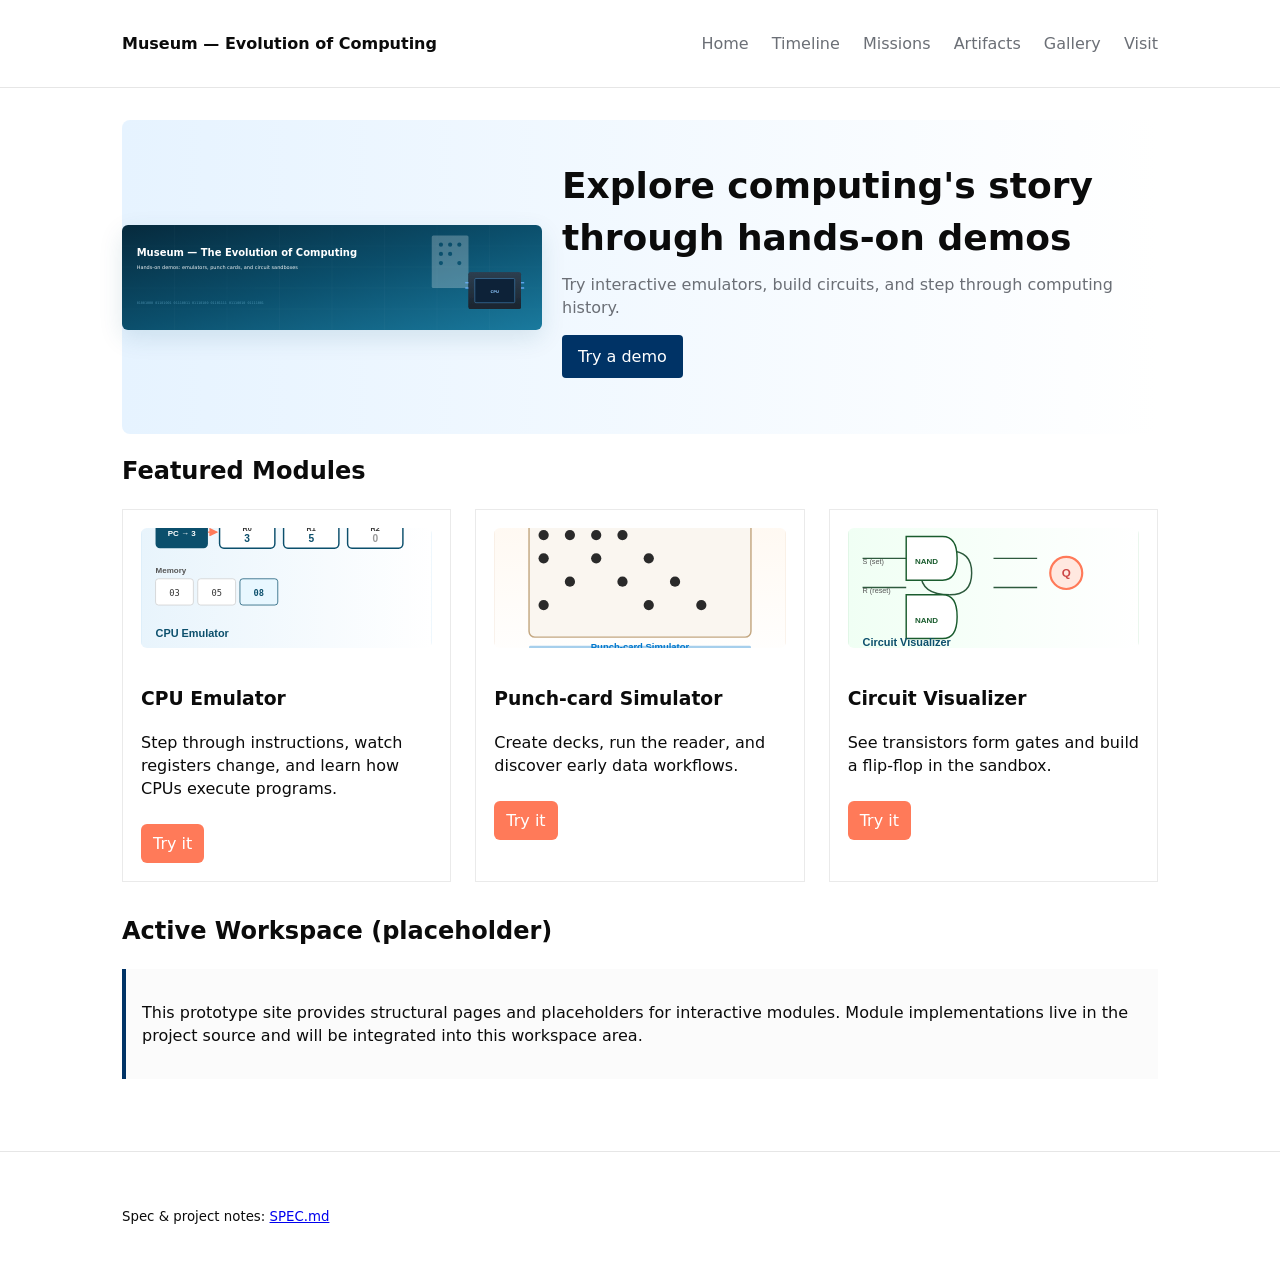
<file: index.html>
<!doctype html>
<html lang="en">
<head>
  <meta charset="utf-8" />
  <meta name="viewport" content="width=device-width,initial-scale=1" />
  <title>Museum — The Evolution of Computing</title>
  <link rel="stylesheet" href="assets/css/styles.css">
</head>
<body>
  <header class="site-header">
    <div class="container">
      <a class="brand" href="index.html">Museum — Evolution of Computing</a>
      <nav class="nav">
        <a href="index.html">Home</a>
        <a href="timeline.html">Timeline</a>
        <a href="missions.html">Missions</a>
        <a href="artifacts.html">Artifacts</a>
        <a href="gallery.html">Gallery</a>
        <a href="visit.html">Visit</a>
      </nav>
    </div>
  </header>

  <main class="container">
    <section class="hero">
      <img class="hero-image" src="assets/img/hero.svg" alt="Hero banner">
      <div class="hero-copy">
        <h1>Explore computing's story through hands-on demos</h1>
        <p class="lede">Try interactive emulators, build circuits, and step through computing history.</p>
        <p><a class="cta" data-activity="explore" href="#">Try a demo</a></p>
      </div>
    </section>

    <section class="featured">
      <h2>Featured Modules</h2>
      <div class="grid grid-3">
        <article class="card">
          <img src="assets/img/feature1.svg" alt="CPU emulator">
          <h3>CPU Emulator</h3>
          <p>Step through instructions, watch registers change, and learn how CPUs execute programs.</p>
          <a class="btn-primary" data-activity="cpu" href="#">Try it</a>
        </article>
        <article class="card">
          <img src="assets/img/feature2.svg" alt="Punch-card">
          <h3>Punch-card Simulator</h3>
          <p>Create decks, run the reader, and discover early data workflows.</p>
          <a class="btn-primary" data-activity="punch" href="#">Try it</a>
        </article>
        <article class="card">
          <img src="assets/img/feature3.svg" alt="Circuit visualizer">
          <h3>Circuit Visualizer</h3>
          <p>See transistors form gates and build a flip-flop in the sandbox.</p>
          <a class="btn-primary" data-activity="circuit" href="#">Try it</a>
        </article>
      </div>
    </section>

    <section class="modules">
      <h2>Active Workspace (placeholder)</h2>
      <div class="workspace">
        <p>This prototype site provides structural pages and placeholders for interactive modules. Module implementations live in the project source and will be integrated into this workspace area.</p>
      </div>
    </section>
  </main>

  <footer class="site-footer">
    <div class="container">
      <small>Spec & project notes: <a href="SPEC.md">SPEC.md</a></small>
    </div>
  </footer>
  <script src="js/main.js"></script>
</body>
</html>
</file>
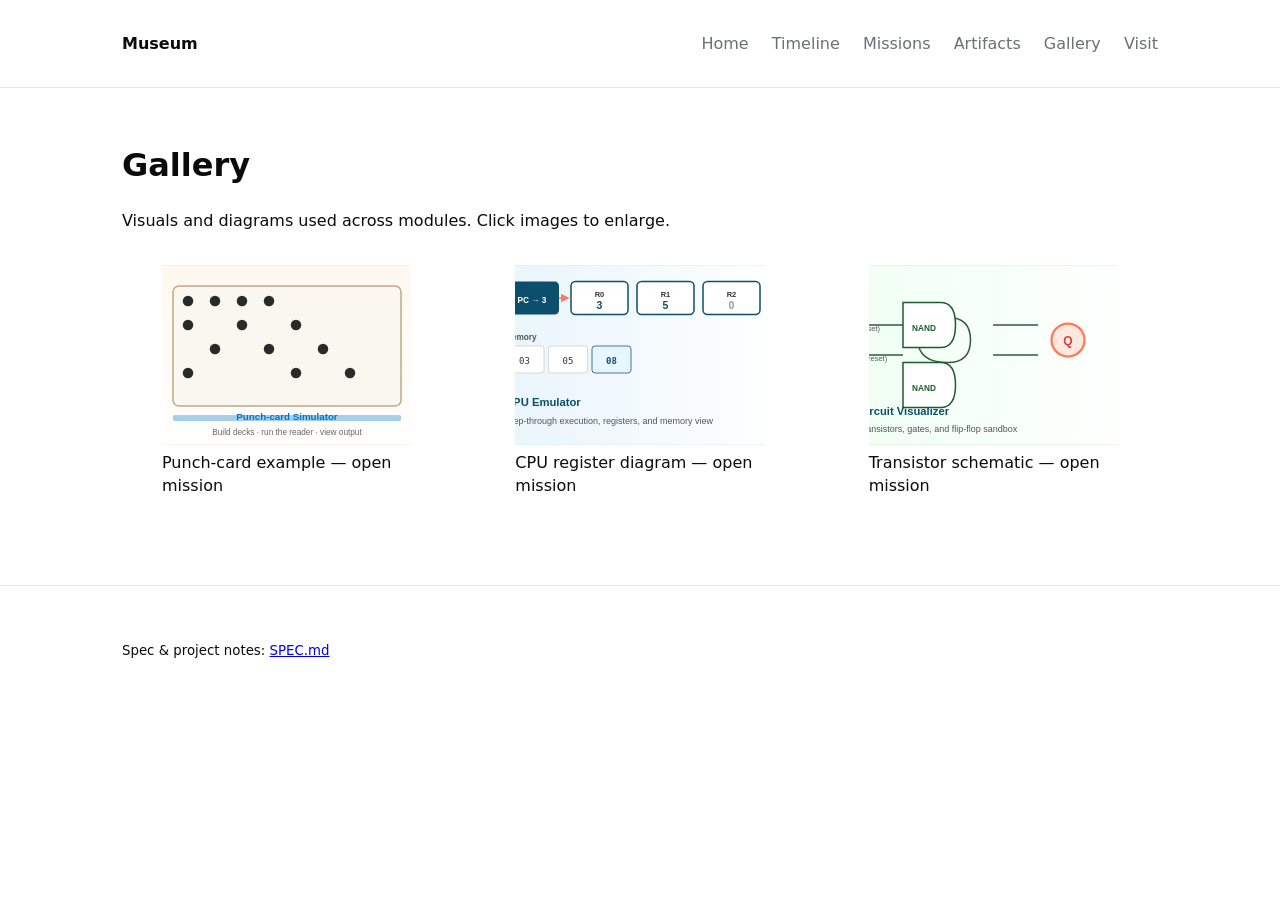
<file: gallery.html>
<!doctype html>
<html lang="en">
<head>
  <meta charset="utf-8" />
  <meta name="viewport" content="width=device-width,initial-scale=1" />
  <title>Gallery — Museum</title>
  <link rel="stylesheet" href="assets/css/styles.css">
</head>
<body>
  <header class="site-header">
    <div class="container">
      <a class="brand" href="index.html">Museum</a>
      <nav class="nav">
        <a href="index.html">Home</a>
        <a href="timeline.html">Timeline</a>
        <a href="missions.html">Missions</a>
        <a href="artifacts.html">Artifacts</a>
        <a href="gallery.html">Gallery</a>
        <a href="visit.html">Visit</a>
      </nav>
    </div>
  </header>

  <main class="container">
    <h1>Gallery</h1>
    <p>Visuals and diagrams used across modules. Click images to enlarge.</p>

    <div class="grid grid-3 gallery-grid">
      <figure>
        <a href="missions.html#punch"><img src="assets/img/feature2.svg" alt="Punch-card example" /></a>
        <figcaption>Punch-card example — open mission</figcaption>
      </figure>
      <figure>
        <a href="missions.html#cpu"><img src="assets/img/feature1.svg" alt="CPU register diagram" /></a>
        <figcaption>CPU register diagram — open mission</figcaption>
      </figure>
      <figure>
        <a href="missions.html#circuit"><img src="assets/img/feature3.svg" alt="Transistor schematic" /></a>
        <figcaption>Transistor schematic — open mission</figcaption>
      </figure>
    </div>
  </main>

  <footer class="site-footer">
    <div class="container">
      <small>Spec & project notes: <a href="SPEC.md">SPEC.md</a></small>
    </div>
  </footer>

  <script src="js/gallery.js"></script>
</body>
</html>
</file>
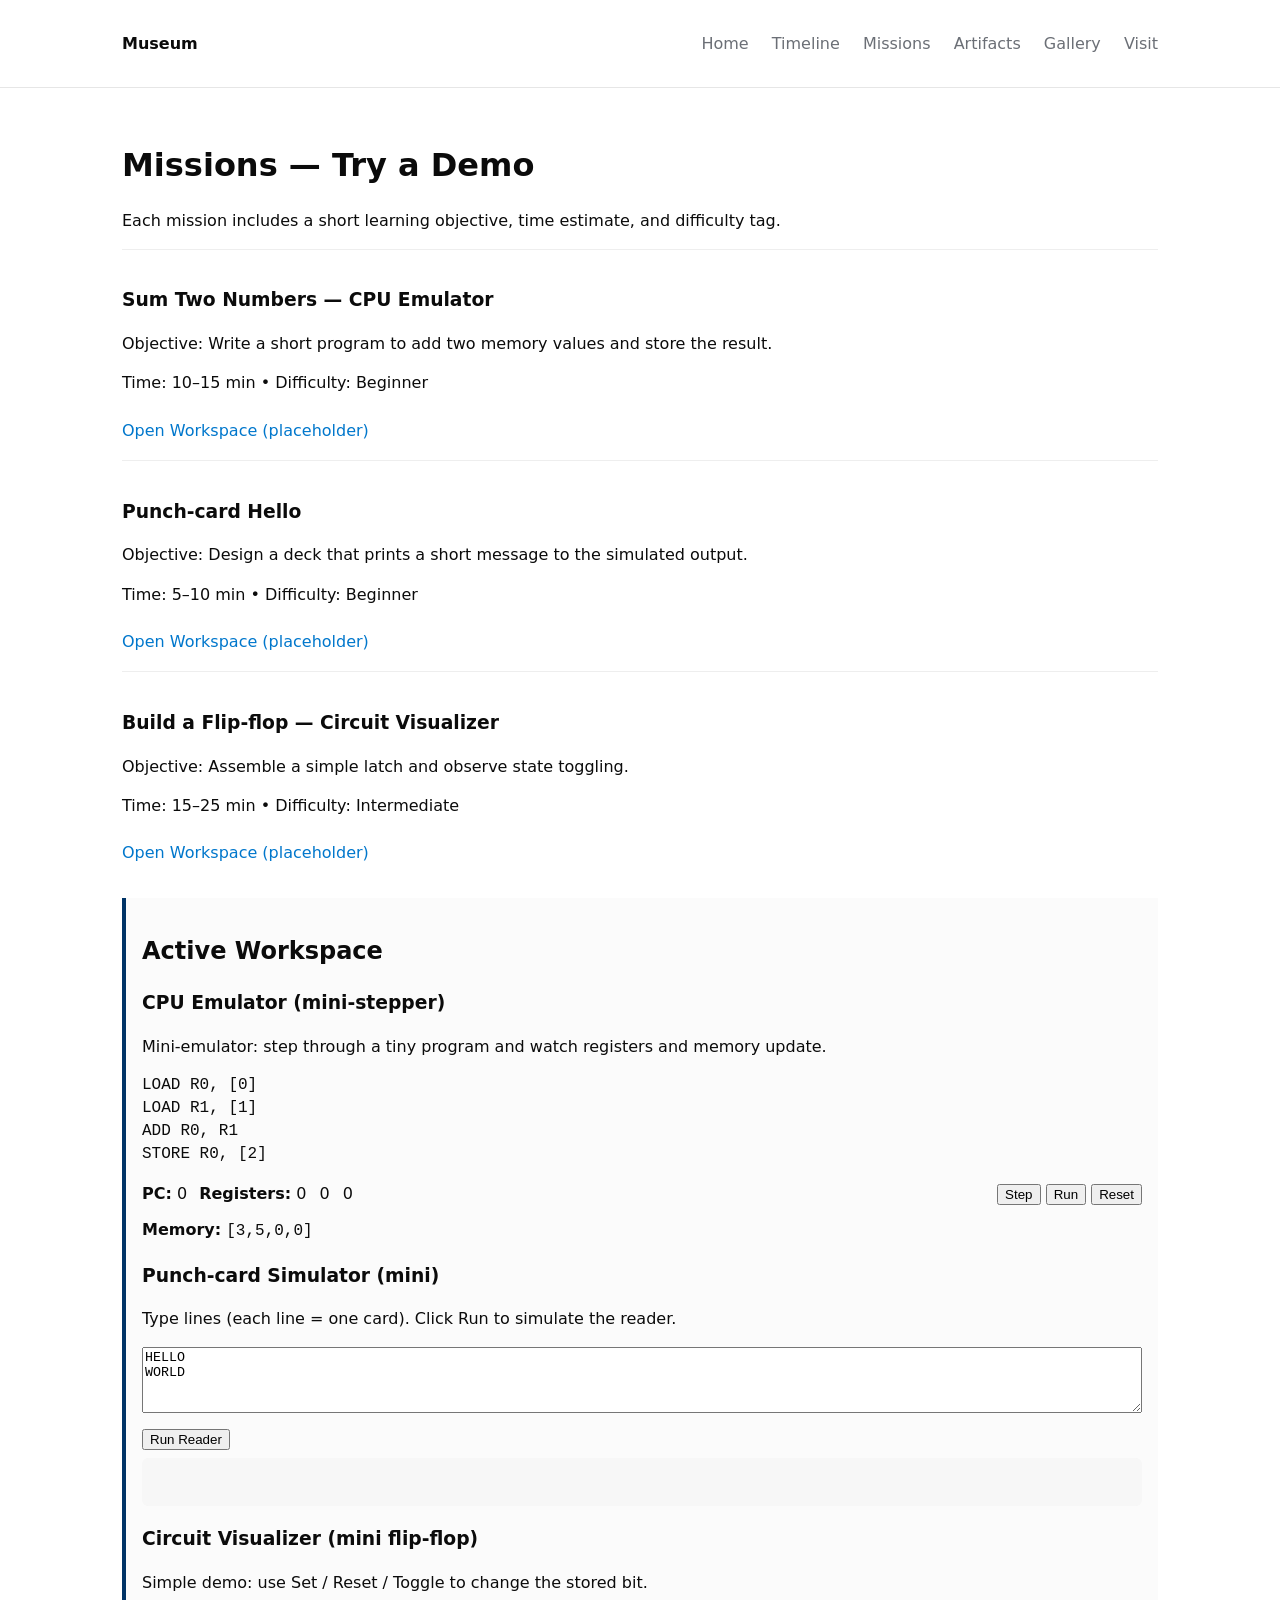
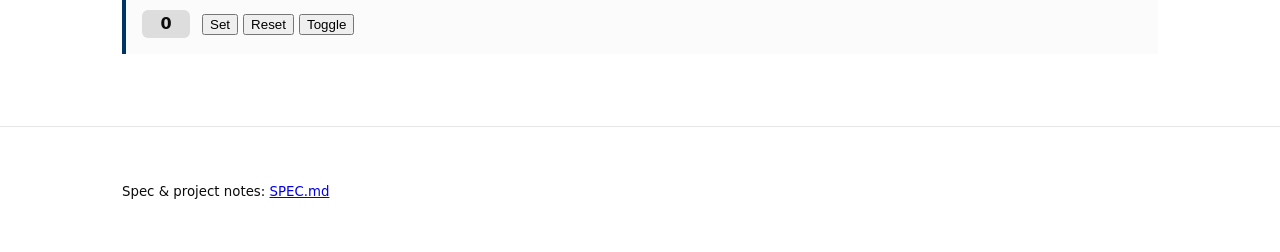
<file: missions.html>
<!doctype html>
<html lang="en">
<head>
  <meta charset="utf-8" />
  <meta name="viewport" content="width=device-width,initial-scale=1" />
  <title>Missions — Museum</title>
  <link rel="stylesheet" href="assets/css/styles.css">
</head>
<body>
  <header class="site-header">
    <div class="container">
      <a class="brand" href="index.html">Museum</a>
      <nav class="nav">
        <a href="index.html">Home</a>
        <a href="timeline.html">Timeline</a>
        <a href="missions.html">Missions</a>
        <a href="artifacts.html">Artifacts</a>
        <a href="gallery.html">Gallery</a>
        <a href="visit.html">Visit</a>
      </nav>
    </div>
  </header>

  <main class="container">
    <h1>Missions — Try a Demo</h1>
    <p>Each mission includes a short learning objective, time estimate, and difficulty tag.</p>

    <ul class="missions-list">
      <li>
        <h3>Sum Two Numbers — CPU Emulator</h3>
        <p>Objective: Write a short program to add two memory values and store the result.</p>
        <p>Time: 10–15 min • Difficulty: Beginner</p>
        <a class="btn" href="#cpu">Open Workspace (placeholder)</a>
      </li>
      <li>
        <h3>Punch-card Hello</h3>
        <p>Objective: Design a deck that prints a short message to the simulated output.</p>
        <p>Time: 5–10 min • Difficulty: Beginner</p>
        <a class="btn" href="#punch">Open Workspace (placeholder)</a>
      </li>
      <li>
        <h3>Build a Flip-flop — Circuit Visualizer</h3>
        <p>Objective: Assemble a simple latch and observe state toggling.</p>
        <p>Time: 15–25 min • Difficulty: Intermediate</p>
        <a class="btn" href="#circuit">Open Workspace (placeholder)</a>
      </li>
    </ul>

    <section id="modules-workspace" class="workspace" aria-live="polite">
      <h2>Active Workspace</h2>
      <section id="cpu">
        <h3>CPU Emulator (mini-stepper)</h3>
        <p>Mini-emulator: step through a tiny program and watch registers and memory update.</p>
        <pre class="cpu-program">LOAD R0, [0]
LOAD R1, [1]
ADD R0, R1
STORE R0, [2]</pre>
        <div style="display:flex;gap:12px;align-items:center;margin-top:8px">
          <div><strong>PC:</strong> <span class="cpu-pc">0</span></div>
          <div><strong>Registers:</strong>
            <span class="cpu-reg" data-reg="R0">0</span>
            <span class="cpu-reg" data-reg="R1" style="margin-left:8px">0</span>
            <span class="cpu-reg" data-reg="R2" style="margin-left:8px">0</span>
          </div>
          <div style="margin-left:auto">
            <button class="cpu-step">Step</button>
            <button class="cpu-run">Run</button>
            <button class="cpu-reset">Reset</button>
          </div>
        </div>
        <p style="margin-top:12px"><strong>Memory:</strong> <code class="cpu-memory">[ ]</code></p>
      </section>

      <section id="punch">
        <h3>Punch-card Simulator (mini)</h3>
        <p>Type lines (each line = one card). Click Run to simulate the reader.</p>
        <textarea class="punch-input" rows="4" style="width:100%">HELLO
WORLD</textarea>
        <div style="margin-top:8px"><button class="punch-run">Run Reader</button></div>
        <pre class="punch-output" style="margin-top:8px;background:#f7f7f7;padding:8px;border-radius:6px;min-height:48px"></pre>
      </section>

      <section id="circuit">
        <h3>Circuit Visualizer (mini flip-flop)</h3>
        <p>Simple demo: use Set / Reset / Toggle to change the stored bit.</p>
        <div style="display:flex;gap:12px;align-items:center">
          <div style="width:48px;height:28px;border-radius:6px;background:#ddd;display:flex;align-items:center;justify-content:center;font-weight:700" class="circuit-led">0</div>
          <div>
            <button class="circuit-set">Set</button>
            <button class="circuit-reset">Reset</button>
            <button class="circuit-toggle">Toggle</button>
          </div>
        </div>
      </section>
    </section>
  </main>

  <footer class="site-footer">
    <div class="container">
      <small>Spec & project notes: <a href="SPEC.md">SPEC.md</a></small>
    </div>
  </footer>
  <script src="js/main.js"></script>
</body>
</html>
</file>
<file: assets/css/styles.css>
:root{
  --bg:#ffffff;
  --text:#0b0b0b;
  --muted:#6b6f76;
  --accent:#003366;
  --accent-3:#ff7a59;
  --accent-2:#0077cc;
  --bg-gradient: linear-gradient(90deg,#e6f3ff, #ffffff);
  --gap:24px;
  --container-width:1100px;
  --base-size:16px;
}

*{box-sizing:border-box}
body{font-family: Inter, system-ui, -apple-system, "Segoe UI", Roboto, "Helvetica Neue", Arial; color:var(--text); background:var(--bg); margin:0; line-height:1.45; font-size:var(--base-size)}
.container{max-width:var(--container-width); margin:0 auto; padding:32px}
.site-header{border-bottom:1px solid #e6e6e6}
.site-header .container{display:flex; align-items:center; justify-content:space-between}
.brand{font-weight:700; text-decoration:none; color:var(--text)}
.nav a{margin-left:18px; text-decoration:none; color:var(--muted)}
.nav a:hover{color:var(--accent-2)}
.hero{padding:48px 0}
.hero{display:flex; gap:20px; align-items:center; padding:40px 0; background:var(--bg-gradient); border-radius:8px}
.hero .hero-copy{flex:1}
.hero h1{font-size:36px; margin:0 0 8px; text-align:left}
.lede{color:var(--muted); margin:0 0 16px}
.cta{display:inline-block; background:var(--accent); color:white; padding:10px 16px; text-decoration:none; border-radius:4px}
.hero-image{width:420px; height:auto; border-radius:6px; box-shadow:0 8px 24px rgba(11,79,108,0.12)}
.grid{display:grid; gap:var(--gap)}
.grid-3{grid-template-columns:repeat(auto-fit,minmax(220px,1fr))}
.card{border:1px solid #eaeaea; padding:18px}
.card img{width:100%; height:120px; object-fit:cover; border-radius:6px; margin-bottom:12px}
.btn{display:inline-block; margin-top:8px; color:var(--accent-2); text-decoration:none}
.btn-primary{display:inline-block; margin-top:8px; background:var(--accent-3); color:#fff; padding:8px 12px; border-radius:6px; text-decoration:none}
.workspace{background:#fbfbfb; border-left:4px solid var(--accent); padding:16px}
.modal-overlay{position:fixed; inset:0; display:flex; align-items:center; justify-content:center; background:rgba(0,0,0,0.35); z-index:9999}
.modal{background:#fff; padding:18px; border-radius:8px; max-width:520px; box-shadow:0 12px 40px rgba(10,20,30,0.12)}
.modal .actions{margin-top:12px; text-align:right}
.modal .actions a{margin-left:8px}
.modules{margin-top:32px}
.missions-list{list-style:none; padding:0}
.missions-list li{border-top:1px solid #eee; padding:18px 0}
.site-footer{border-top:1px solid #e6e6e6; padding:20px 0; margin-top:40px}
.footer small{color:var(--muted)}
.timeline{padding-left:18px}
.timeline-lede{margin:16px 0 24px}
.timeline-banner{max-width:100%; height:auto; border-radius:8px; box-shadow:0 4px 16px rgba(11,79,108,0.08)}
.gallery-grid img{width:100%; height:180px; object-fit:cover; background:#ddd}
.artifact-list .artifact-row{display:flex; gap:20px; align-items:flex-start; margin-bottom:28px; flex-wrap:wrap}
.artifact-list .artifact-row img{flex-shrink:0; border-radius:8px; box-shadow:0 2px 12px rgba(0,0,0,0.06)}
.visit-hero{margin:8px 0 20px}
.visit-hero img{max-width:100%; height:auto; border-radius:8px; box-shadow:0 4px 16px rgba(11,79,108,0.08)}

@media (max-width:720px){
  .site-header .container{flex-direction:column; align-items:flex-start}
  .nav{margin-top:12px}
  .hero{flex-direction:column}
}
</file>
